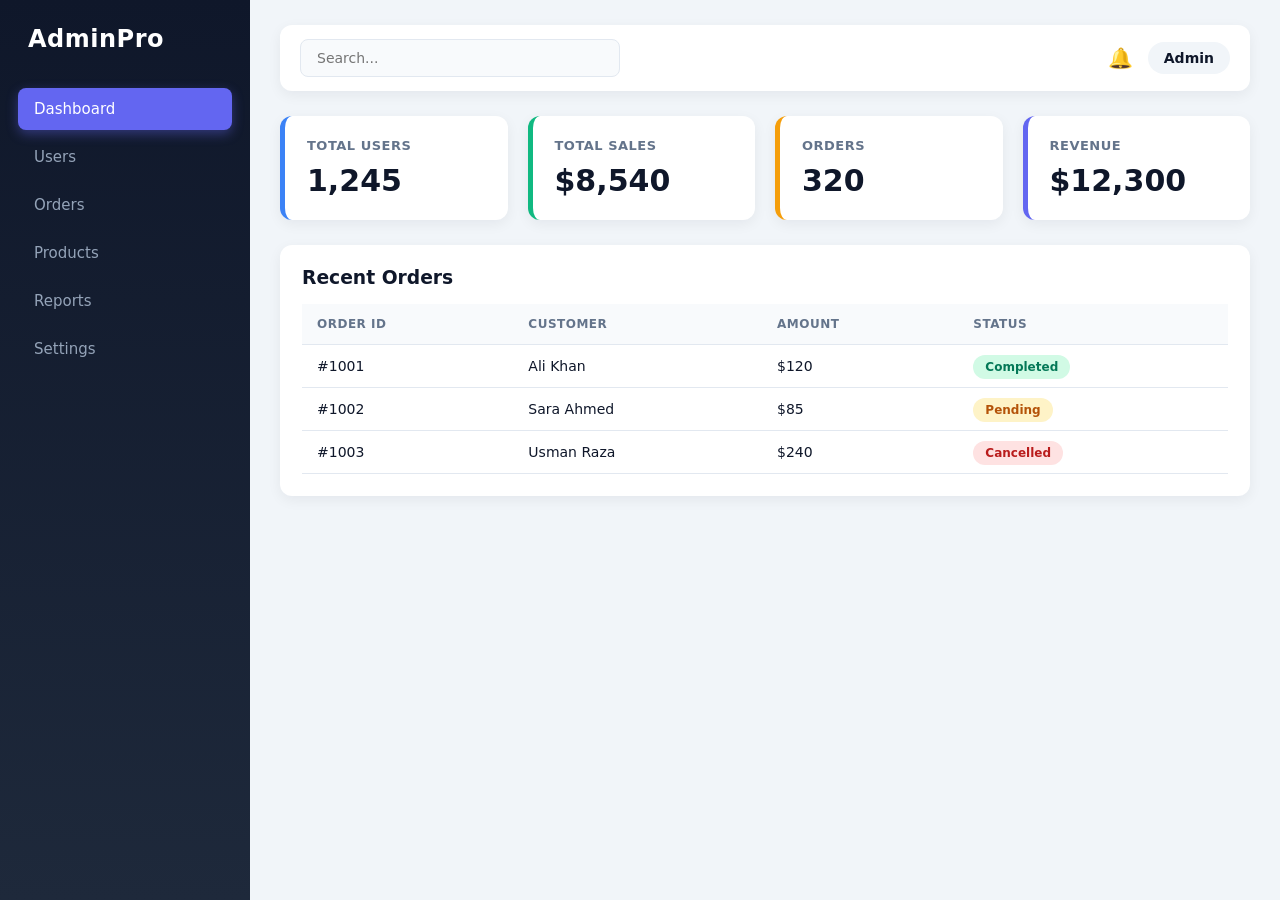
<file: index.html>
<!DOCTYPE html>
<html lang="en">

<head>
    <meta charset="UTF-8">
    <meta name="viewport" content="width=device-width, initial-scale=1.0">
    <title>Admin Dashboard</title>
    <link rel="stylesheet" href="style.css">
</head>

<body>

    <div class="layout">

        <!-- Sidebar -->
        <aside class="sidebar">
            <h2 class="logo">AdminPro</h2>
            <ul class="menu">
                <li class="active"><a href="index.html">Dashboard</a></li>
                <li><a href="users.html">Users</a></li>
                <li><a href="orders.html">Orders</a></li>
                <li><a href="products.html">Products</a></li>
                <li><a href="reports.html">Reports</a></li>
                <li><a href="settings.html">Settings</a></li>
            </ul>
        </aside>

        <!-- Main Content -->
        <main class="main">

            <!-- Top Navbar -->
            <header class="topbar">
                <input type="text" class="search" placeholder="Search...">
                <div class="profile">
                    <span class="notif">🔔</span>
                    <span class="username">Admin</span>
                </div>
            </header>

            <!-- Stats Cards -->
            <section class="stats">
                <div class="card">
                    <h4>Total Users</h4>
                    <p class="number">1,245</p>
                </div>
                <div class="card">
                    <h4>Total Sales</h4>
                    <p class="number">$8,540</p>
                </div>
                <div class="card">
                    <h4>Orders</h4>
                    <p class="number">320</p>
                </div>
                <div class="card">
                    <h4>Revenue</h4>
                    <p class="number">$12,300</p>
                </div>
            </section>

            <!-- Recent Orders Table -->
            <section class="table-box">
                <h3>Recent Orders</h3>
                <table>
                    <thead>
                        <tr>
                            <th>Order ID</th>
                            <th>Customer</th>
                            <th>Amount</th>
                            <th>Status</th>
                        </tr>
                    </thead>
                    <tbody>
                        <tr>
                            <td>#1001</td>
                            <td>Ali Khan</td>
                            <td>$120</td>
                            <td><span class="badge done">Completed</span></td>
                        </tr>
                        <tr>
                            <td>#1002</td>
                            <td>Sara Ahmed</td>
                            <td>$85</td>
                            <td><span class="badge pending">Pending</span></td>
                        </tr>
                        <tr>
                            <td>#1003</td>
                            <td>Usman Raza</td>
                            <td>$240</td>
                            <td><span class="badge cancel">Cancelled</span></td>
                        </tr>
                    </tbody>
                </table>
            </section>

        </main>

    </div>

</body>

</html>
</file>
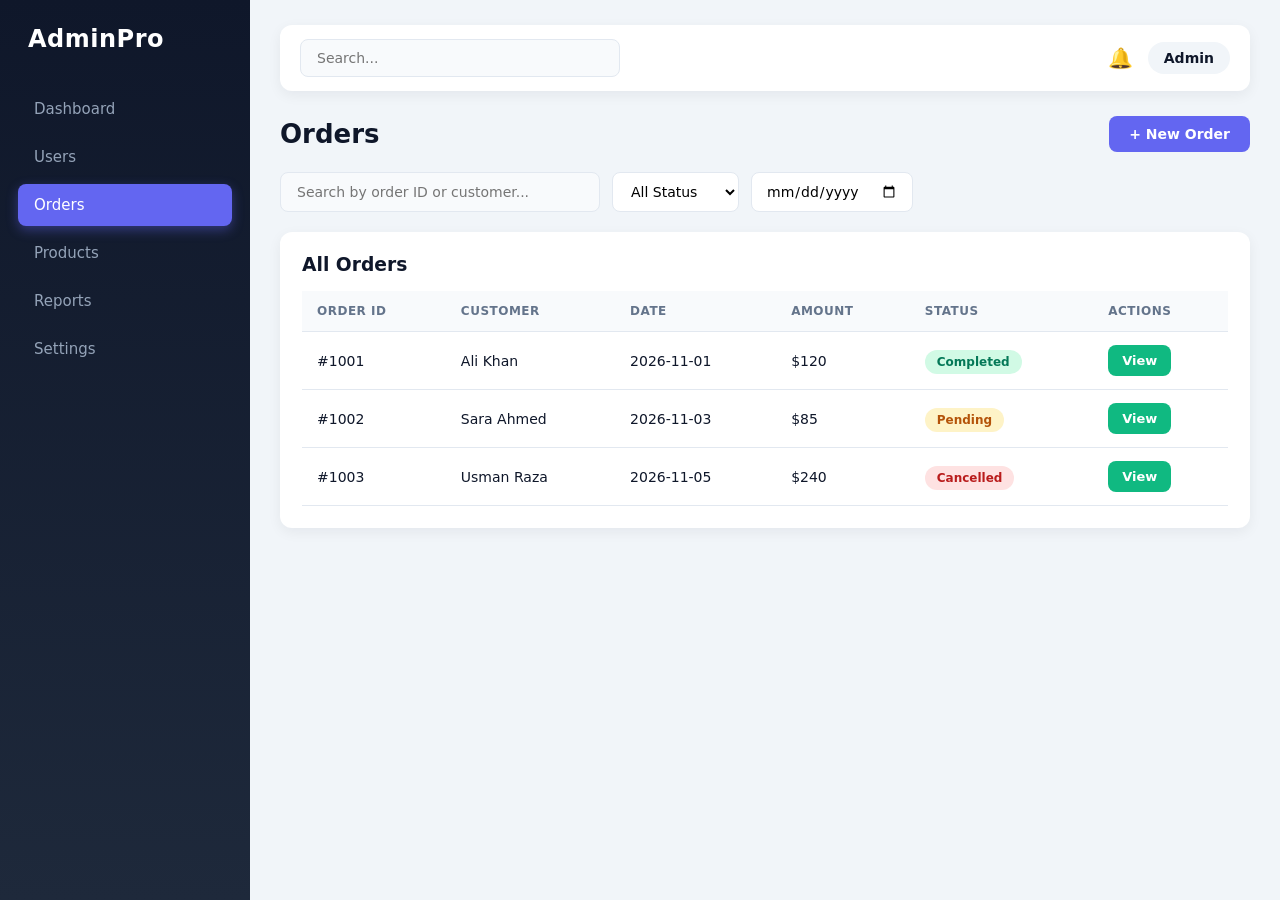
<file: orders.html>
<!DOCTYPE html>
<html lang="en">

<head>
    <meta charset="UTF-8">
    <meta name="viewport" content="width=device-width, initial-scale=1.0">
    <title>Orders | Admin Dashboard</title>
    <link rel="stylesheet" href="style.css">
</head>

<body>
    <div class="layout">

        <aside class="sidebar">
            <h2 class="logo">AdminPro</h2>
            <ul class="menu">
                <li><a href="index.html">Dashboard</a></li>
                <li><a href="users.html">Users</a></li>
                <li class="active"><a href="orders.html">Orders</a></li>
                <li><a href="products.html">Products</a></li>
                <li><a href="reports.html">Reports</a></li>
                <li><a href="settings.html">Settings</a></li>
            </ul>
        </aside>

        <main class="main">
            <header class="topbar">
                <input type="text" class="search" placeholder="Search...">
                <div class="profile">
                    <span class="notif">🔔</span>
                    <span class="username">Admin</span>
                </div>
            </header>

            <section class="page-header">
                <h1>Orders</h1>
                <button class="btn btn-primary">+ New Order</button>
            </section>

            <section class="filter-bar">
                <input type="text" class="search" placeholder="Search by order ID or customer...">
                <select class="filter-select">
                    <option value="">All Status</option>
                    <option>Completed</option>
                    <option>Pending</option>
                    <option>Cancelled</option>
                </select>
                <input type="date" class="filter-select">
            </section>

            <section class="table-box">
                <h3>All Orders</h3>
                <table>
                    <thead>
                        <tr>
                            <th>Order ID</th>
                            <th>Customer</th>
                            <th>Date</th>
                            <th>Amount</th>
                            <th>Status</th>
                            <th>Actions</th>
                        </tr>
                    </thead>
                    <tbody>
                        <tr>
                            <td>#1001</td>
                            <td>Ali Khan</td>
                            <td>2026-11-01</td>
                            <td>$120</td>
                            <td><span class="badge done">Completed</span></td>
                            <td><button class="btn btn-edit">View</button></td>
                        </tr>
                        <tr>
                            <td>#1002</td>
                            <td>Sara Ahmed</td>
                            <td>2026-11-03</td>
                            <td>$85</td>
                            <td><span class="badge pending">Pending</span></td>
                            <td><button class="btn btn-edit">View</button></td>
                        </tr>
                        <tr>
                            <td>#1003</td>
                            <td>Usman Raza</td>
                            <td>2026-11-05</td>
                            <td>$240</td>
                            <td><span class="badge cancel">Cancelled</span></td>
                            <td><button class="btn btn-edit">View</button></td>
                        </tr>
                    </tbody>
                </table>
            </section>
        </main>

    </div>
</body>

</html>
</file>
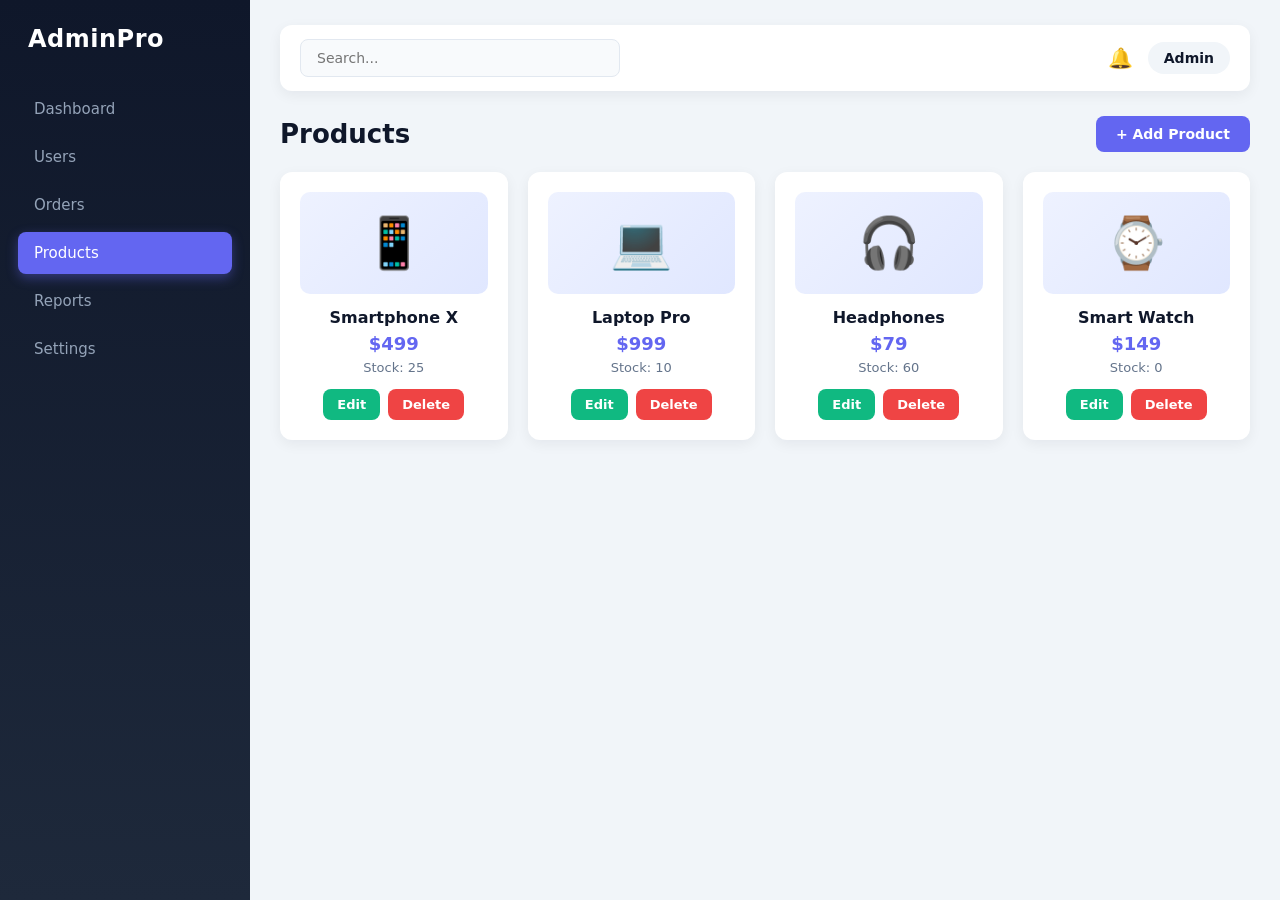
<file: products.html>
<!DOCTYPE html>
<html lang="en">

<head>
    <meta charset="UTF-8">
    <meta name="viewport" content="width=device-width, initial-scale=1.0">
    <title>Products | Admin Dashboard</title>
    <link rel="stylesheet" href="style.css">
</head>

<body>
    <div class="layout">

        <aside class="sidebar">
            <h2 class="logo">AdminPro</h2>
            <ul class="menu">
                <li><a href="index.html">Dashboard</a></li>
                <li><a href="users.html">Users</a></li>
                <li><a href="orders.html">Orders</a></li>
                <li class="active"><a href="products.html">Products</a></li>
                <li><a href="reports.html">Reports</a></li>
                <li><a href="settings.html">Settings</a></li>
            </ul>
        </aside>

        <main class="main">
            <header class="topbar">
                <input type="text" class="search" placeholder="Search...">
                <div class="profile">
                    <span class="notif">🔔</span>
                    <span class="username">Admin</span>
                </div>
            </header>

            <section class="page-header">
                <h1>Products</h1>
                <button class="btn btn-primary">+ Add Product</button>
            </section>

            <section class="product-grid">

                <div class="product-card">
                    <div class="product-img">📱</div>
                    <h4>Smartphone X</h4>
                    <p class="price">$499</p>
                    <p class="stock">Stock: 25</p>
                    <div class="product-actions">
                        <button class="btn btn-edit">Edit</button>
                        <button class="btn btn-delete">Delete</button>
                    </div>
                </div>

                <div class="product-card">
                    <div class="product-img">💻</div>
                    <h4>Laptop Pro</h4>
                    <p class="price">$999</p>
                    <p class="stock">Stock: 10</p>
                    <div class="product-actions">
                        <button class="btn btn-edit">Edit</button>
                        <button class="btn btn-delete">Delete</button>
                    </div>
                </div>

                <div class="product-card">
                    <div class="product-img">🎧</div>
                    <h4>Headphones</h4>
                    <p class="price">$79</p>
                    <p class="stock">Stock: 60</p>
                    <div class="product-actions">
                        <button class="btn btn-edit">Edit</button>
                        <button class="btn btn-delete">Delete</button>
                    </div>
                </div>

                <div class="product-card">
                    <div class="product-img">⌚</div>
                    <h4>Smart Watch</h4>
                    <p class="price">$149</p>
                    <p class="stock">Stock: 0</p>
                    <div class="product-actions">
                        <button class="btn btn-edit">Edit</button>
                        <button class="btn btn-delete">Delete</button>
                    </div>
                </div>

            </section>
        </main>

    </div>
</body>

</html>
</file>
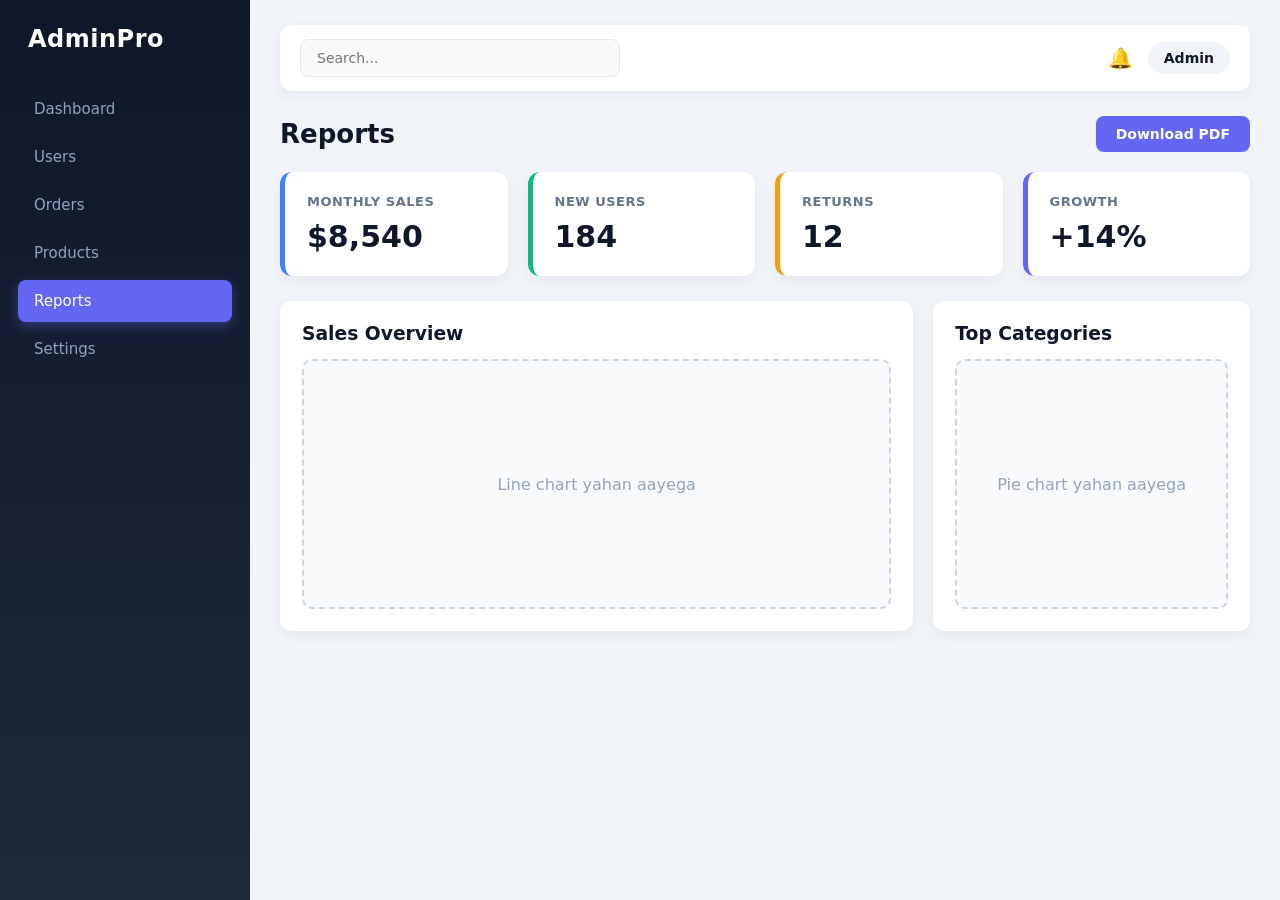
<file: reports.html>
<!DOCTYPE html>
<html lang="en">

<head>
    <meta charset="UTF-8">
    <meta name="viewport" content="width=device-width, initial-scale=1.0">
    <title>Reports | Admin Dashboard</title>
    <link rel="stylesheet" href="style.css">
</head>

<body>
    <div class="layout">

        <aside class="sidebar">
            <h2 class="logo">AdminPro</h2>
            <ul class="menu">
                <li><a href="index.html">Dashboard</a></li>
                <li><a href="users.html">Users</a></li>
                <li><a href="orders.html">Orders</a></li>
                <li><a href="products.html">Products</a></li>
                <li class="active"><a href="reports.html">Reports</a></li>
                <li><a href="settings.html">Settings</a></li>
            </ul>
        </aside>

        <main class="main">
            <header class="topbar">
                <input type="text" class="search" placeholder="Search...">
                <div class="profile">
                    <span class="notif">🔔</span>
                    <span class="username">Admin</span>
                </div>
            </header>

            <section class="page-header">
                <h1>Reports</h1>
                <button class="btn btn-primary">Download PDF</button>
            </section>

            <section class="stats">
                <div class="card">
                    <h4>Monthly Sales</h4>
                    <p class="number">$8,540</p>
                </div>
                <div class="card">
                    <h4>New Users</h4>
                    <p class="number">184</p>
                </div>
                <div class="card">
                    <h4>Returns</h4>
                    <p class="number">12</p>
                </div>
                <div class="card">
                    <h4>Growth</h4>
                    <p class="number">+14%</p>
                </div>
            </section>

            <section class="chart-row">
                <div class="chart-box">
                    <h3>Sales Overview</h3>
                    <div class="chart-placeholder">Line chart yahan aayega</div>
                </div>
                <div class="chart-box">
                    <h3>Top Categories</h3>
                    <div class="chart-placeholder">Pie chart yahan aayega</div>
                </div>
            </section>
        </main>

    </div>
</body>

</html>
</file>
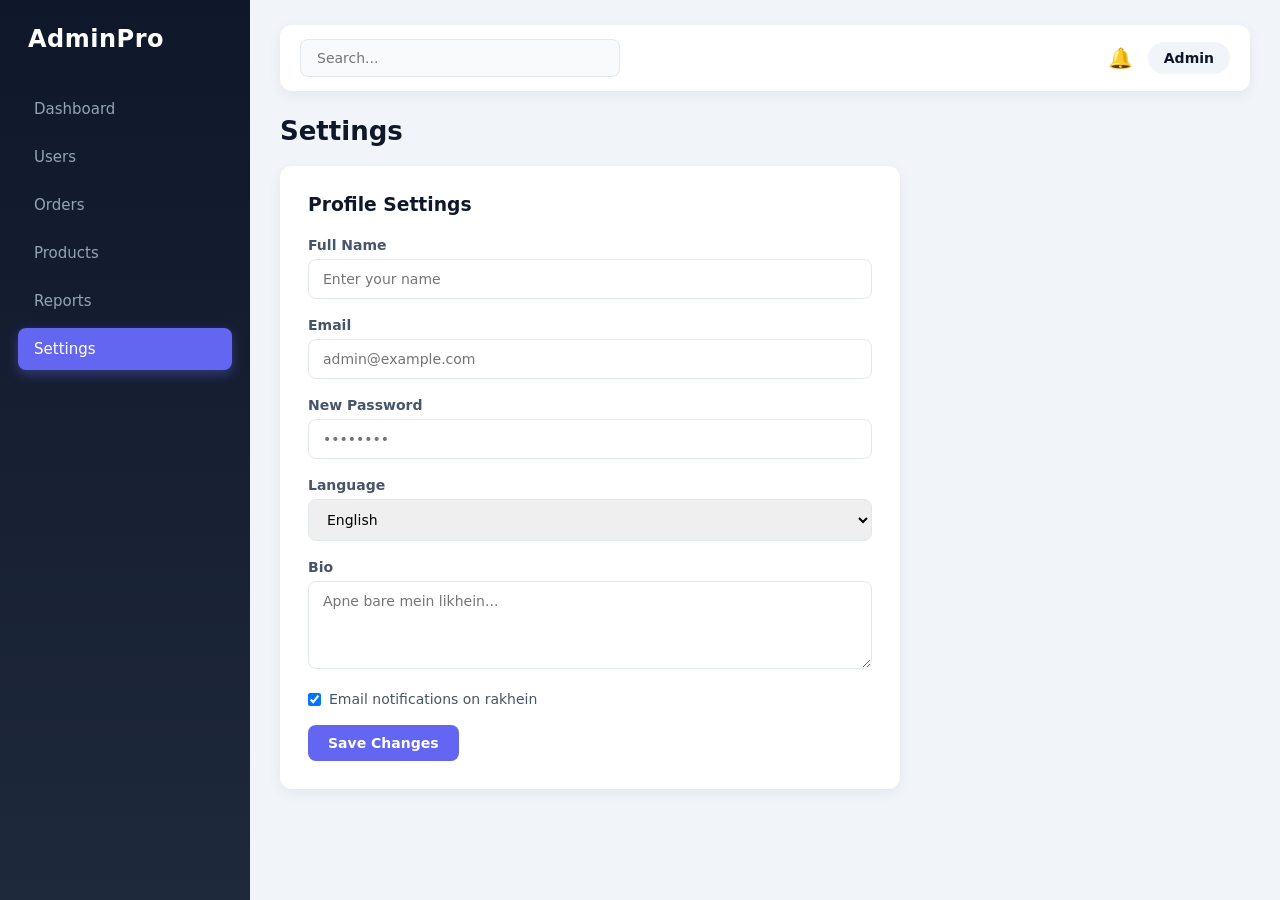
<file: settings.html>
<!DOCTYPE html>
<html lang="en">

<head>
    <meta charset="UTF-8">
    <meta name="viewport" content="width=device-width, initial-scale=1.0">
    <title>Settings | Admin Dashboard</title>
    <link rel="stylesheet" href="style.css">
</head>

<body>
    <div class="layout">

        <aside class="sidebar">
            <h2 class="logo">AdminPro</h2>
            <ul class="menu">
                <li><a href="index.html">Dashboard</a></li>
                <li><a href="users.html">Users</a></li>
                <li><a href="orders.html">Orders</a></li>
                <li><a href="products.html">Products</a></li>
                <li><a href="reports.html">Reports</a></li>
                <li class="active"><a href="settings.html">Settings</a></li>
            </ul>
        </aside>

        <main class="main">
            <header class="topbar">
                <input type="text" class="search" placeholder="Search...">
                <div class="profile">
                    <span class="notif">🔔</span>
                    <span class="username">Admin</span>
                </div>
            </header>

            <section class="page-header">
                <h1>Settings</h1>
            </section>

            <section class="form-box">
                <h3>Profile Settings</h3>
                <form>
                    <div class="form-group">
                        <label for="name">Full Name</label>
                        <input type="text" id="name" placeholder="Enter your name">
                    </div>

                    <div class="form-group">
                        <label for="email">Email</label>
                        <input type="email" id="email" placeholder="admin@example.com">
                    </div>

                    <div class="form-group">
                        <label for="password">New Password</label>
                        <input type="password" id="password" placeholder="••••••••">
                    </div>

                    <div class="form-group">
                        <label for="lang">Language</label>
                        <select id="lang">
                            <option>English</option>
                            <option>Urdu</option>
                        </select>
                    </div>

                    <div class="form-group">
                        <label for="bio">Bio</label>
                        <textarea id="bio" rows="4" placeholder="Apne bare mein likhein..."></textarea>
                    </div>

                    <div class="form-group checkbox-group">
                        <input type="checkbox" id="notify" checked>
                        <label for="notify">Email notifications on rakhein</label>
                    </div>

                    <button type="submit" class="btn btn-primary">Save Changes</button>
                </form>
            </section>
        </main>

    </div>
</body>

</html>
</file>
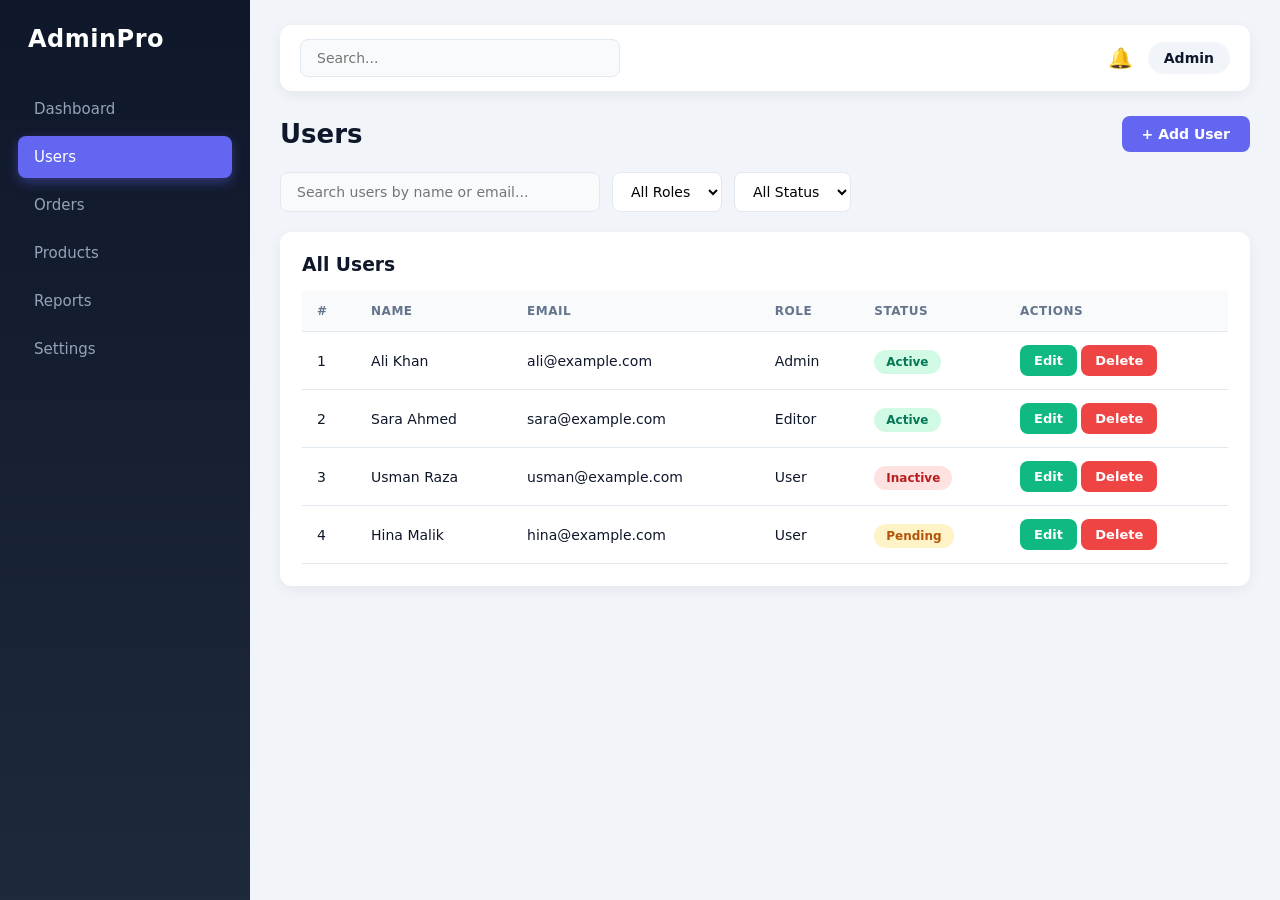
<file: users.html>
<!DOCTYPE html>
<html lang="en">

<head>
    <meta charset="UTF-8">
    <meta name="viewport" content="width=device-width, initial-scale=1.0">
    <title>Users | Admin Dashboard</title>
    <link rel="stylesheet" href="style.css">
</head>

<body>

    <div class="layout">

        <!-- Sidebar -->
        <aside class="sidebar">
            <h2 class="logo">AdminPro</h2>
            <ul class="menu">
                <li><a href="index.html">Dashboard</a></li>
                <li class="active"><a href="users.html">Users</a></li>
                <li><a href="orders.html">Orders</a></li>
                <li><a href="products.html">Products</a></li>
                <li><a href="reports.html">Reports</a></li>
                <li><a href="settings.html">Settings</a></li>
            </ul>
        </aside>

        <!-- Main Content -->
        <main class="main">

            <!-- Top Navbar -->
            <header class="topbar">
                <input type="text" class="search" placeholder="Search...">
                <div class="profile">
                    <span class="notif">🔔</span>
                    <span class="username">Admin</span>
                </div>
            </header>

            <!-- Page Header -->
            <section class="page-header">
                <h1>Users</h1>
                <button class="btn btn-primary">+ Add User</button>
            </section>

            <!-- Filter Bar -->
            <section class="filter-bar">
                <input type="text" class="search" placeholder="Search users by name or email...">
                <select class="filter-select">
                    <option value="">All Roles</option>
                    <option value="admin">Admin</option>
                    <option value="editor">Editor</option>
                    <option value="user">User</option>
                </select>
                <select class="filter-select">
                    <option value="">All Status</option>
                    <option value="active">Active</option>
                    <option value="inactive">Inactive</option>
                </select>
            </section>

            <!-- Users Table -->
            <section class="table-box">
                <h3>All Users</h3>
                <table>
                    <thead>
                        <tr>
                            <th>#</th>
                            <th>Name</th>
                            <th>Email</th>
                            <th>Role</th>
                            <th>Status</th>
                            <th>Actions</th>
                        </tr>
                    </thead>
                    <tbody>
                        <tr>
                            <td>1</td>
                            <td>Ali Khan</td>
                            <td>ali@example.com</td>
                            <td>Admin</td>
                            <td><span class="badge done">Active</span></td>
                            <td>
                                <button class="btn btn-edit">Edit</button>
                                <button class="btn btn-delete">Delete</button>
                            </td>
                        </tr>
                        <tr>
                            <td>2</td>
                            <td>Sara Ahmed</td>
                            <td>sara@example.com</td>
                            <td>Editor</td>
                            <td><span class="badge done">Active</span></td>
                            <td>
                                <button class="btn btn-edit">Edit</button>
                                <button class="btn btn-delete">Delete</button>
                            </td>
                        </tr>
                        <tr>
                            <td>3</td>
                            <td>Usman Raza</td>
                            <td>usman@example.com</td>
                            <td>User</td>
                            <td><span class="badge cancel">Inactive</span></td>
                            <td>
                                <button class="btn btn-edit">Edit</button>
                                <button class="btn btn-delete">Delete</button>
                            </td>
                        </tr>
                        <tr>
                            <td>4</td>
                            <td>Hina Malik</td>
                            <td>hina@example.com</td>
                            <td>User</td>
                            <td><span class="badge pending">Pending</span></td>
                            <td>
                                <button class="btn btn-edit">Edit</button>
                                <button class="btn btn-delete">Delete</button>
                            </td>
                        </tr>
                    </tbody>
                </table>
            </section>

        </main>

    </div>

</body>

</html>
</file>
<file: style.css>
/* ---------- Variables ---------- */
:root {
    --primary: #6366f1;
    --primary-dark: #4f46e5;
    --sidebar-bg: #0f172a;
    --bg: #f1f5f9;
    --card: #ffffff;
    --text: #0f172a;
    --muted: #64748b;
    --border: #e2e8f0;
    --green: #10b981;
    --red: #ef4444;
    --orange: #f59e0b;
    --blue: #3b82f6;
    --radius: 12px;
    --shadow: 0 4px 14px rgba(15, 23, 42, 0.06);
}

/* ---------- Reset + Base ---------- */
* {
    margin: 0;
    padding: 0;
    box-sizing: border-box;
}

body {
    font-family: "Segoe UI", system-ui, -apple-system, Arial, sans-serif;
    background: var(--bg);
    color: var(--text);
}

/* ---------- Layout ---------- */
.layout {
    display: flex;
    min-height: 100vh;
}

/* ---------- Sidebar ---------- */
.sidebar {
    width: 250px;
    flex-shrink: 0;
    background: linear-gradient(180deg, #0f172a 0%, #1e293b 100%);
    color: #fff;
    padding: 25px 18px;
    position: sticky;
    top: 0;
    height: 100vh;
}

.logo {
    font-size: 24px;
    margin-bottom: 35px;
    padding-left: 10px;
    letter-spacing: 0.5px;
}

.menu {
    list-style: none;
}

.menu li a {
    display: block;
    padding: 12px 16px;
    color: #94a3b8;
    text-decoration: none;
    border-radius: 8px;
    margin-bottom: 6px;
    font-size: 15px;
    transition: all 0.2s ease;
}

.menu li a:hover {
    background: rgba(255, 255, 255, 0.08);
    color: #fff;
    transform: translateX(4px);
}

.menu li.active a {
    background: var(--primary);
    color: #fff;
    box-shadow: 0 4px 12px rgba(99, 102, 241, 0.4);
}

/* ---------- Main ---------- */
.main {
    flex: 1;
    min-width: 0;
    padding: 25px 30px;
}

/* ---------- Topbar ---------- */
.topbar {
    display: flex;
    justify-content: space-between;
    align-items: center;
    background: var(--card);
    padding: 14px 20px;
    border-radius: var(--radius);
    margin-bottom: 25px;
    box-shadow: var(--shadow);
}

.search {
    width: 320px;
    max-width: 100%;
    padding: 10px 16px;
    border: 1px solid var(--border);
    border-radius: 8px;
    background: #f8fafc;
    outline: none;
    font-size: 14px;
    font-family: inherit;
    transition: 0.2s;
}

.search:focus {
    border-color: var(--primary);
    background: #fff;
    box-shadow: 0 0 0 3px rgba(99, 102, 241, 0.15);
}

.profile {
    display: flex;
    align-items: center;
    gap: 15px;
}

.notif {
    cursor: pointer;
    font-size: 20px;
}

.username {
    font-weight: 600;
    background: var(--bg);
    padding: 8px 16px;
    border-radius: 20px;
    font-size: 14px;
}

/* ---------- Page Header ---------- */
.page-header {
    display: flex;
    justify-content: space-between;
    align-items: center;
    margin-bottom: 20px;
}

.page-header h1 {
    font-size: 26px;
}

/* ---------- Buttons ---------- */
.btn {
    padding: 8px 14px;
    border: none;
    border-radius: 8px;
    cursor: pointer;
    font-size: 13px;
    font-weight: 600;
    font-family: inherit;
    color: #fff;
    transition: all 0.2s ease;
}

.btn:hover {
    transform: translateY(-2px);
    opacity: 0.92;
}

.btn-primary {
    background: var(--primary);
    padding: 10px 20px;
    font-size: 14px;
}

.btn-edit {
    background: var(--green);
}

.btn-delete {
    background: var(--red);
}

/* ---------- Stats Cards ---------- */
.stats {
    display: grid;
    grid-template-columns: repeat(4, 1fr);
    gap: 20px;
    margin-bottom: 25px;
}

.card {
    background: var(--card);
    padding: 22px;
    border-radius: var(--radius);
    box-shadow: var(--shadow);
    border-left: 5px solid var(--blue);
    transition: transform 0.2s ease;
}

.card:hover {
    transform: translateY(-4px);
}

.card:nth-child(1) {
    border-left-color: var(--blue);
}

.card:nth-child(2) {
    border-left-color: var(--green);
}

.card:nth-child(3) {
    border-left-color: var(--orange);
}

.card:nth-child(4) {
    border-left-color: var(--primary);
}

.card h4 {
    color: var(--muted);
    font-size: 13px;
    font-weight: 600;
    text-transform: uppercase;
    letter-spacing: 0.5px;
    margin-bottom: 10px;
}

.card .number {
    font-size: 30px;
    font-weight: 700;
}

/* ---------- Filter Bar ---------- */
.filter-bar {
    display: flex;
    flex-wrap: wrap;
    gap: 12px;
    margin-bottom: 20px;
}

.filter-select {
    padding: 10px 14px;
    border: 1px solid var(--border);
    border-radius: 8px;
    background: #fff;
    font-size: 14px;
    font-family: inherit;
}

/* ---------- Table ---------- */
.table-box {
    background: var(--card);
    padding: 22px;
    border-radius: var(--radius);
    box-shadow: var(--shadow);
    overflow-x: auto;
}

.table-box h3 {
    margin-bottom: 16px;
}

table {
    width: 100%;
    border-collapse: collapse;
}

th,
td {
    padding: 13px 15px;
    text-align: left;
    border-bottom: 1px solid var(--border);
    font-size: 14px;
}

th {
    background: #f8fafc;
    color: var(--muted);
    font-size: 12px;
    text-transform: uppercase;
    letter-spacing: 0.5px;
}

tbody tr {
    transition: background 0.15s;
}

tbody tr:hover {
    background: #f8fafc;
}

/* ---------- Badges ---------- */
.badge {
    padding: 5px 12px;
    border-radius: 20px;
    font-size: 12px;
    font-weight: 600;
}

.badge.done {
    background: #d1fae5;
    color: #047857;
}

.badge.pending {
    background: #fef3c7;
    color: #b45309;
}

.badge.cancel {
    background: #fee2e2;
    color: #b91c1c;
}

/* ---------- Products ---------- */
.product-grid {
    display: grid;
    grid-template-columns: repeat(auto-fill, minmax(220px, 1fr));
    gap: 20px;
}

.product-card {
    background: var(--card);
    padding: 20px;
    border-radius: var(--radius);
    text-align: center;
    box-shadow: var(--shadow);
    transition: transform 0.2s ease;
}

.product-card:hover {
    transform: translateY(-5px);
}

.product-img {
    font-size: 50px;
    background: linear-gradient(135deg, #eef2ff, #e0e7ff);
    border-radius: 10px;
    padding: 22px;
    margin-bottom: 14px;
}

.product-card .price {
    color: var(--primary);
    font-weight: 700;
    font-size: 18px;
    margin: 6px 0;
}

.product-card .stock {
    color: var(--muted);
    font-size: 13px;
    margin-bottom: 14px;
}

.product-actions {
    display: flex;
    justify-content: center;
    gap: 8px;
}

/* ---------- Reports / Charts ---------- */
.chart-row {
    display: grid;
    grid-template-columns: 2fr 1fr;
    gap: 20px;
}

.chart-box {
    background: var(--card);
    padding: 22px;
    border-radius: var(--radius);
    box-shadow: var(--shadow);
}

.chart-placeholder {
    height: 250px;
    margin-top: 15px;
    display: flex;
    justify-content: center;
    align-items: center;
    background: #f8fafc;
    border: 2px dashed #cbd5e1;
    border-radius: 10px;
    color: #94a3b8;
}

/* ---------- Settings Form ---------- */
.form-box {
    background: var(--card);
    padding: 28px;
    border-radius: var(--radius);
    max-width: 620px;
    box-shadow: var(--shadow);
}

.form-box h3 {
    margin-bottom: 22px;
}

.form-group {
    margin-bottom: 18px;
}

.form-group label {
    display: block;
    margin-bottom: 6px;
    font-size: 14px;
    font-weight: 600;
    color: #475569;
}

.form-group input,
.form-group select,
.form-group textarea {
    width: 100%;
    padding: 11px 14px;
    border: 1px solid var(--border);
    border-radius: 8px;
    font-size: 14px;
    font-family: inherit;
    transition: 0.2s;
}

.form-group input:focus,
.form-group select:focus,
.form-group textarea:focus {
    outline: none;
    border-color: var(--primary);
    box-shadow: 0 0 0 3px rgba(99, 102, 241, 0.15);
}

.checkbox-group {
    display: flex;
    align-items: center;
    gap: 8px;
}

.checkbox-group input {
    width: auto;
}

.checkbox-group label {
    margin-bottom: 0;
    font-weight: 400;
}

/* ---------- Responsive ---------- */
@media (max-width: 992px) {
    .stats {
        grid-template-columns: repeat(2, 1fr);
    }

    .chart-row {
        grid-template-columns: 1fr;
    }
}

@media (max-width: 768px) {
    .layout {
        flex-direction: column;
    }

    .sidebar {
        width: 100%;
        height: auto;
        position: static;
    }

    .stats {
        grid-template-columns: 1fr;
    }

    .topbar {
        flex-direction: column;
        gap: 12px;
    }

    .main {
        padding: 20px 15px;
    }
}
</file>
